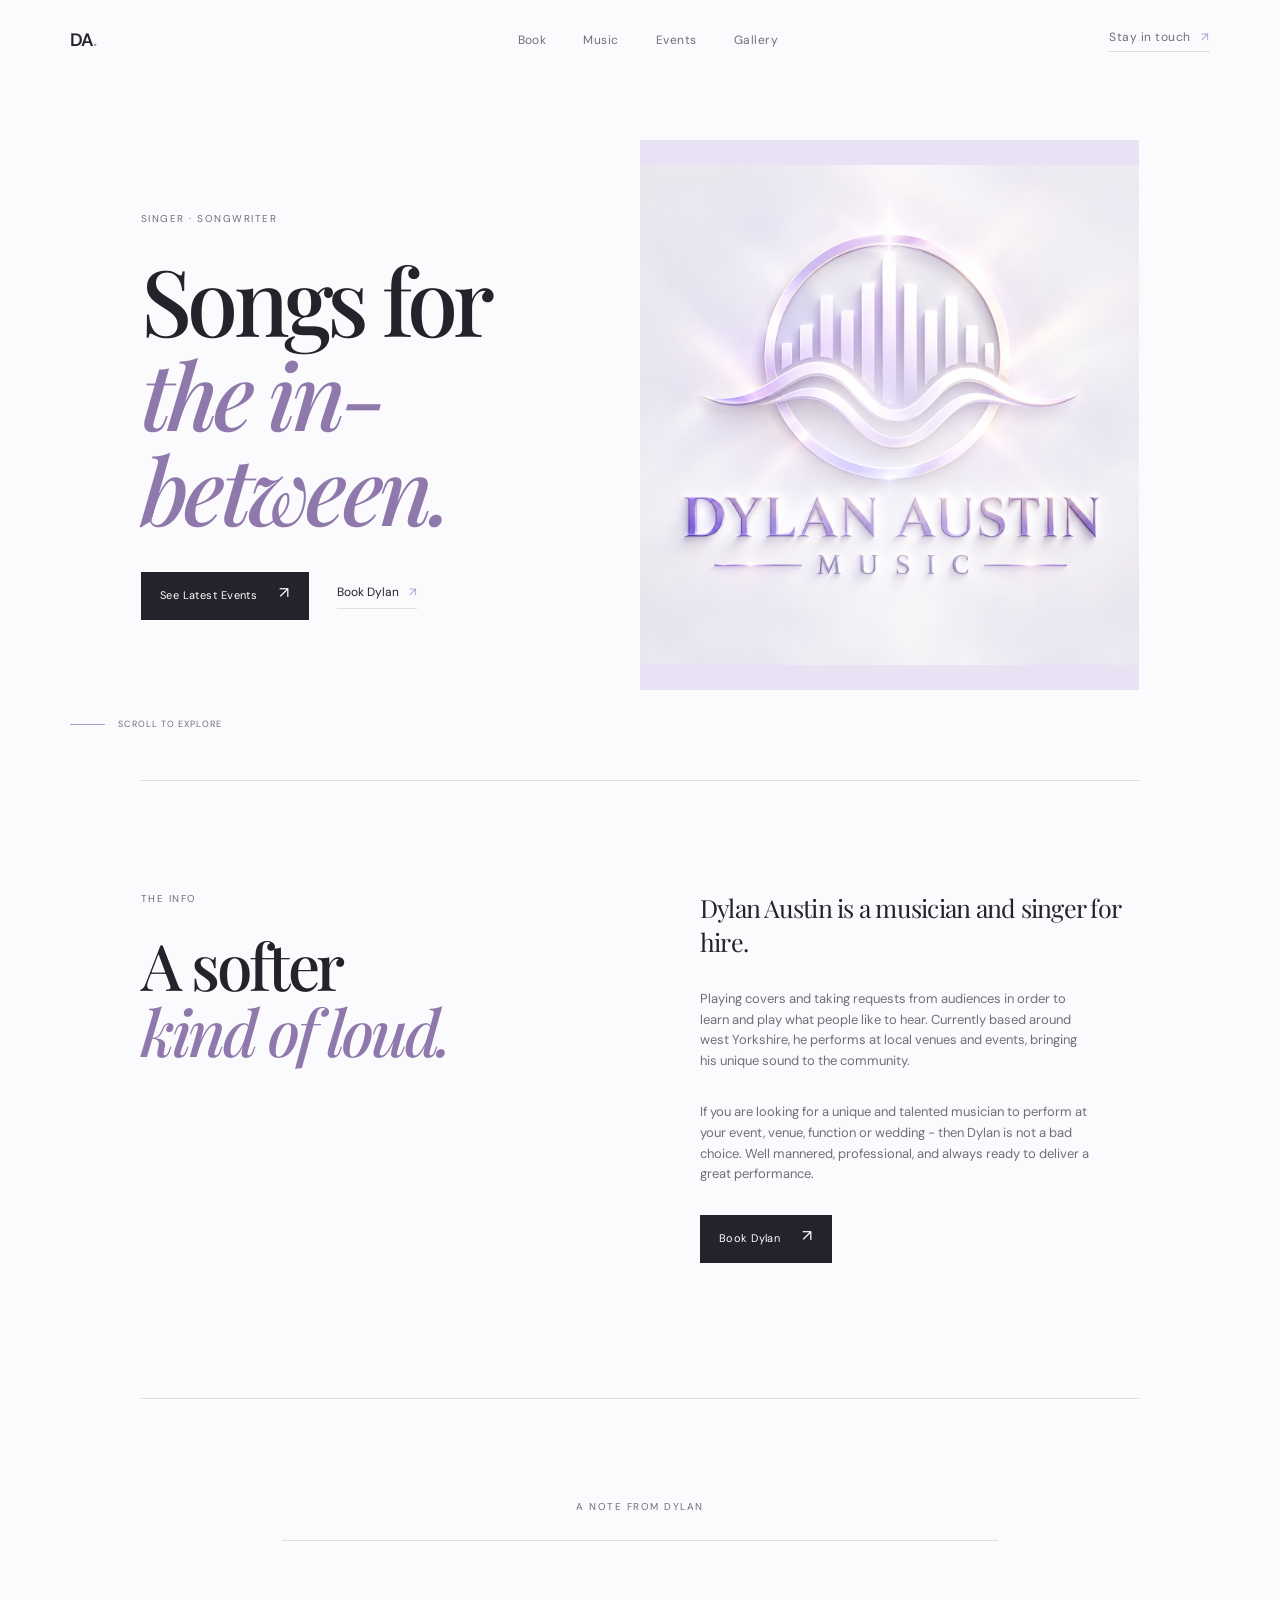
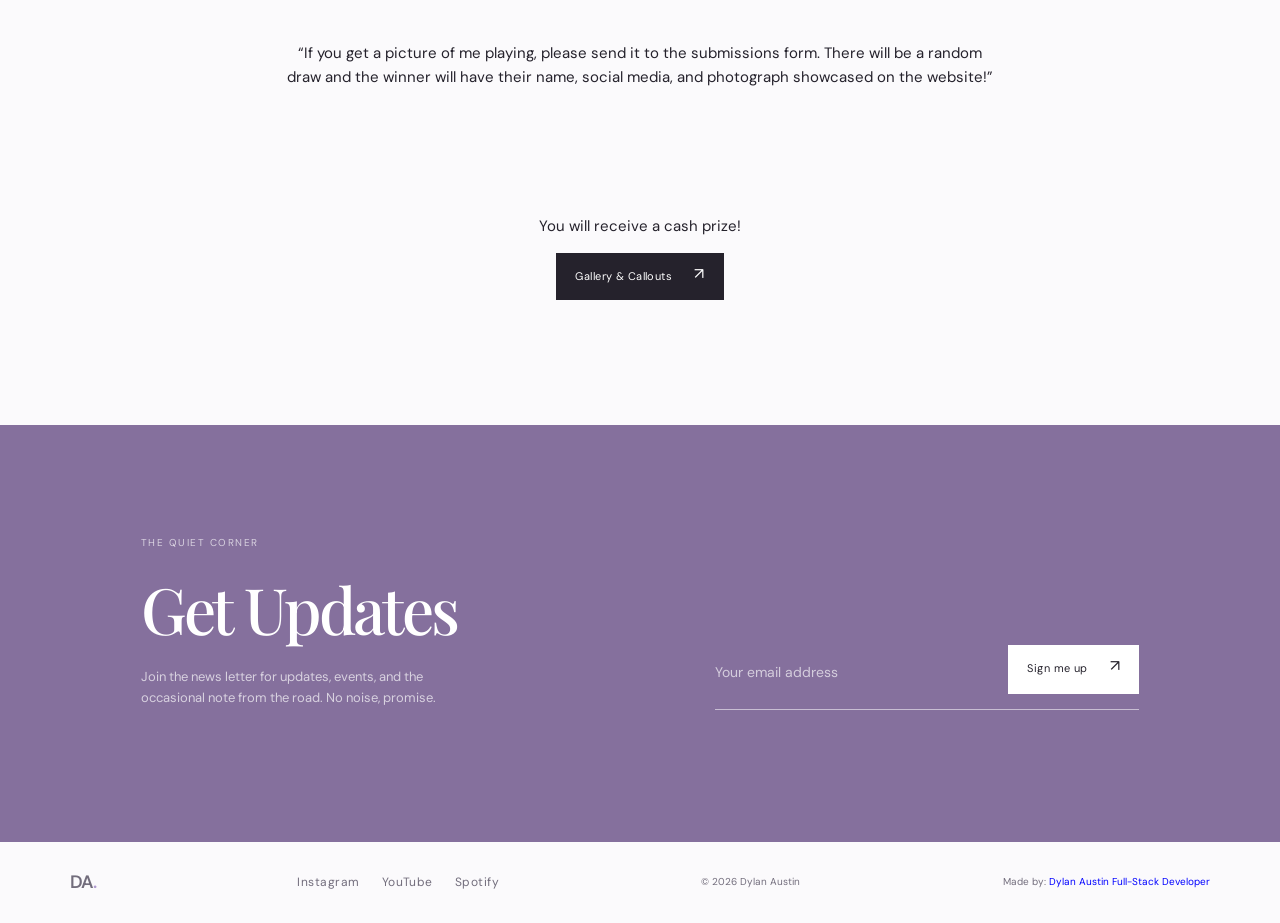
<file: index.html>
<!DOCTYPE html>
<html lang="en">
<head>
    <meta charset="UTF-8">
    <meta name="viewport" content="width=device-width, initial-scale=1.0">
    <meta name="description" content="Dylan Austin — a quiet place for music, live dates, and new releases.">
    <title>Dylan Austin — Musician</title>
    <link rel="preconnect" href="https://fonts.googleapis.com">
    <link rel="preconnect" href="https://fonts.gstatic.com" crossorigin>
    <link href="https://fonts.googleapis.com/css2?family=DM+Sans:wght@400;500;600&family=Playfair+Display:ital,wght@0,500;0,600;1,500&display=swap" rel="stylesheet">
    <link rel="stylesheet" href="assets/css/styles.css">
</head>
<body>
    <header class="site-header">
        <a class="wordmark" href="#" aria-label="Dylan Austin home">DA<span class="wordmark-dot">.</span></a>
        <nav class="main-nav" aria-label="Main navigation">
            <a href="pages/book.html">Book</a>
            <a href="pages/music.html">Music</a>
            <a href="pages/events.html">Events</a>
            <a href="pages/gallery.html">Gallery</a>
        </nav>
        <a class="header-link" href="#contact">Stay in touch <span aria-hidden="true">↗</span></a>
        <button class="menu-toggle" type="button" aria-label="Open menu" aria-expanded="false">
            <span></span><span></span>
        </button>
    </header>

    <main>
        <section class="hero" aria-labelledby="hero-title">
            <div class="hero-content">
                <p class="eyebrow">Singer · songwriter</p>
                <h1 id="hero-title">Songs for<br><em>the in-between.</em></h1>
                <div class="hero-actions">
                    <a class="button button-dark" href="pages/events.html">See Latest Events <span aria-hidden="true">↗</span></a>
                    <a class="text-link" href="pages/book.html">Book Dylan <span aria-hidden="true">↗</span></a>
                </div>
            </div>
            <div class="hero-art" aria-label="Abstract lavender artwork">
                <img src="assets/images/Dylan Austin Celestial Music Emblem.png" alt="Dylan Austin Celestial Music Emblem">
            </div>
            <div class="scroll-note"><span class="scroll-line"></span> Scroll to explore</div>
        </section>

        <section class="story section-grid" id="story">
            <div class="section-heading">
                <p class="section-label">The Info</p>
                <h2>A softer<br><em>kind of loud.</em></h2>
            </div>
            <div class="story-copy">
                <p class="large-copy">Dylan Austin is a musician and singer for hire.</p>
                <p>Playing covers and taking requests from audiences in order to learn and play what people like to hear. Currently based around west Yorkshire, he performs at local venues and events, bringing his unique sound to the community.</p>
                <p>If you are looking for a unique and talented musician to perform at your event, venue, function or wedding - then Dylan is not a bad choice. Well mannered, professional, and always ready to deliver a great performance.</p>
                <a class="button button-dark" href="pages/book.html">Book Dylan <span aria-hidden="true">↗</span></a>
            </div>
        </section>

        <section class="statement" aria-label="Introduction">
            <div style="display: flex; justify-content: center; align-items: center; flex-direction: column; text-align: center;">
            <p class="section-label">A note from Dylan</p>
            <p class="statement">“If you get a picture of me playing, please send it to the submissions form. There will be a random draw and the winner will have their name, social media, and photograph showcased on the website!”</p>
            <p>You will receive a cash prize!</p>
            <a class="button button-dark" href="pages/gallery.html">Gallery & Callouts <span aria-hidden="true">↗</span></a>
            </div>
        </section>

        <section class="contact" id="contact">
            <div class="contact-copy">
                <p class="section-label">The quiet corner</p>
                <h2>Get Updates</h2>
                <p>Join the news letter for updates, events, and the occasional note from the road. No noise, promise.</p>
            </div>
            <form class="signup-form">
                <label class="sr-only" for="email">Email address</label>
                <input id="email" type="email" placeholder="Your email address" required>
                <button class="button button-light" type="submit">Sign me up <span aria-hidden="true">↗</span></button>
                <p class="form-message" role="status" aria-live="polite"></p>
            </form>
        </section>
    </main>

    <footer class="site-footer">
        <a class="wordmark" href="#">DA<span class="wordmark-dot">.</span></a>
        <div class="social-links"><a href="#contact">Instagram</a><a href="#contact">YouTube</a><a href="#contact">Spotify</a></div>
        <p class="copyright">© <span id="year"></span> Dylan Austin</p>
        <p>Made by: <a style="color: blue;" href="https://www.dylanaustinfullstack.co.uk/">Dylan Austin Full-Stack Developer</a></p>
    </footer>

    <script src="assets/js/events.js"></script>
    <script src="assets/js/main.js"></script>
</body>
</html>
</file>
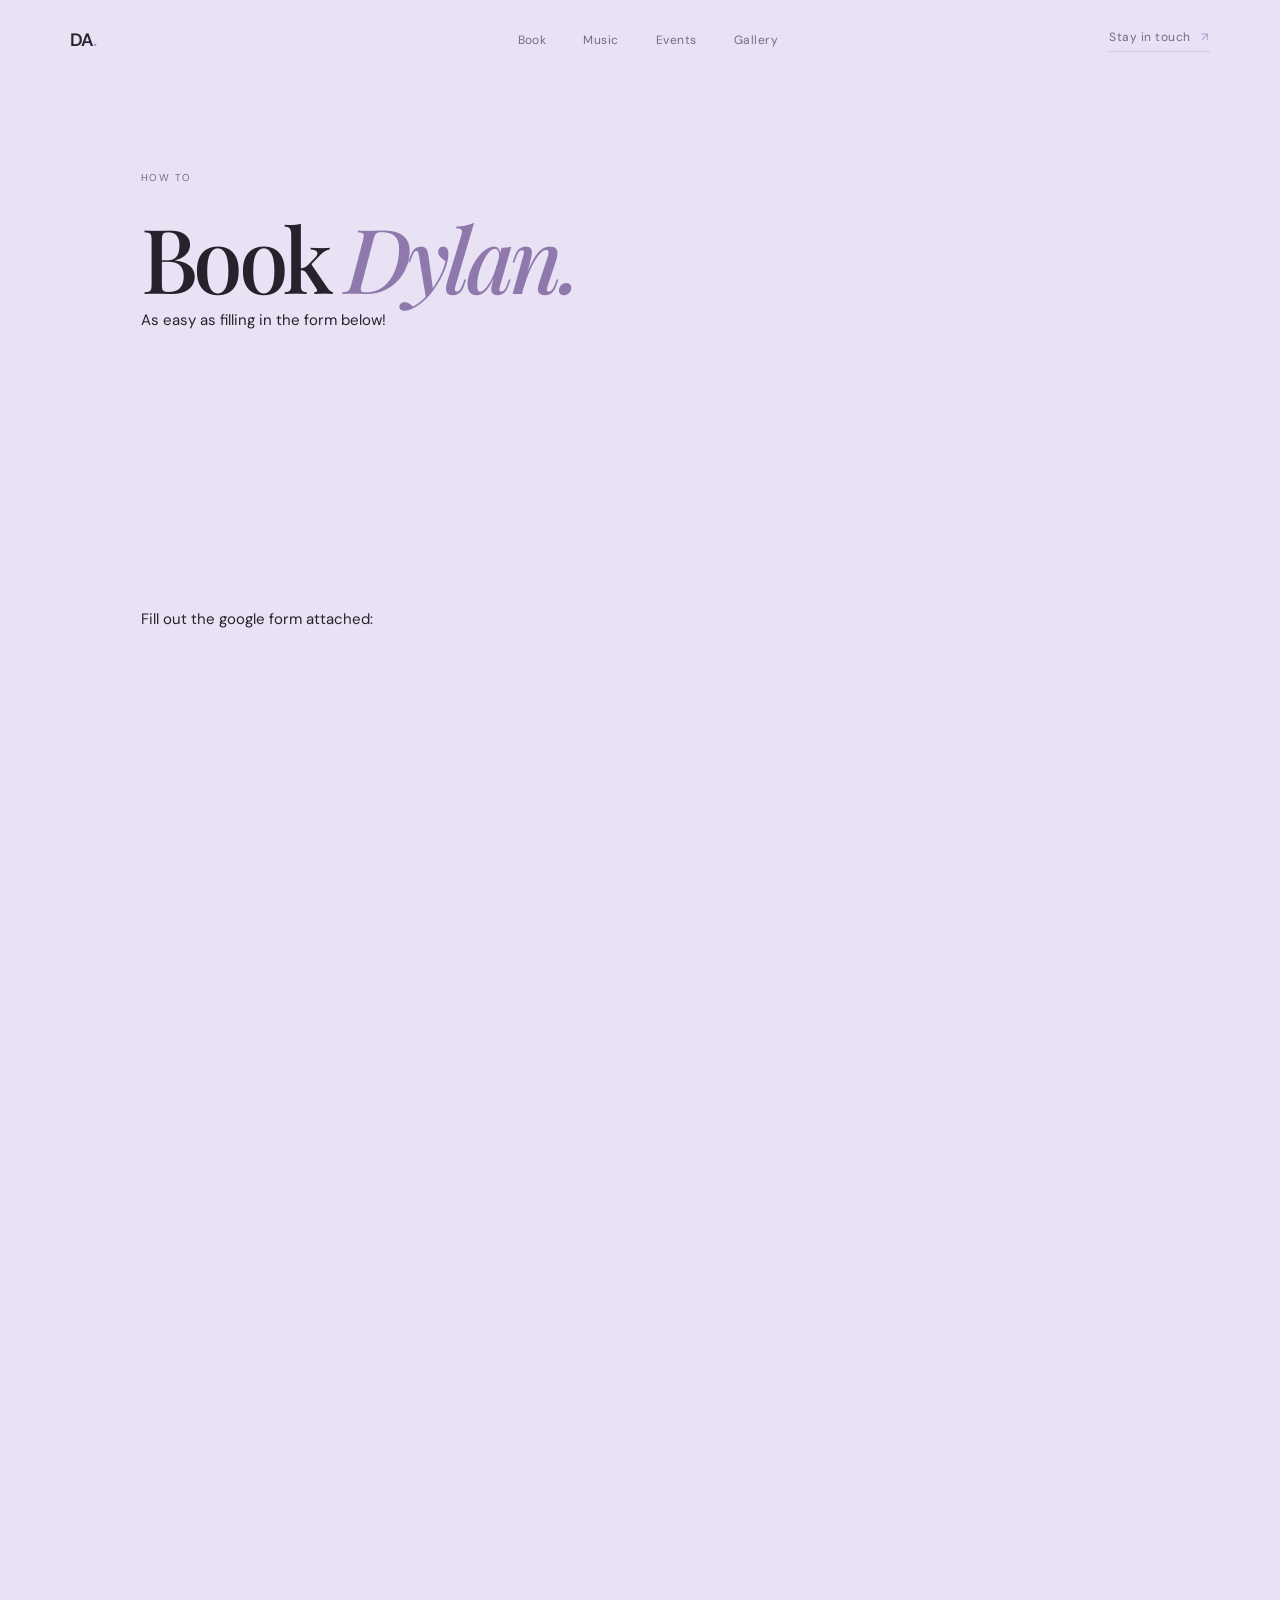
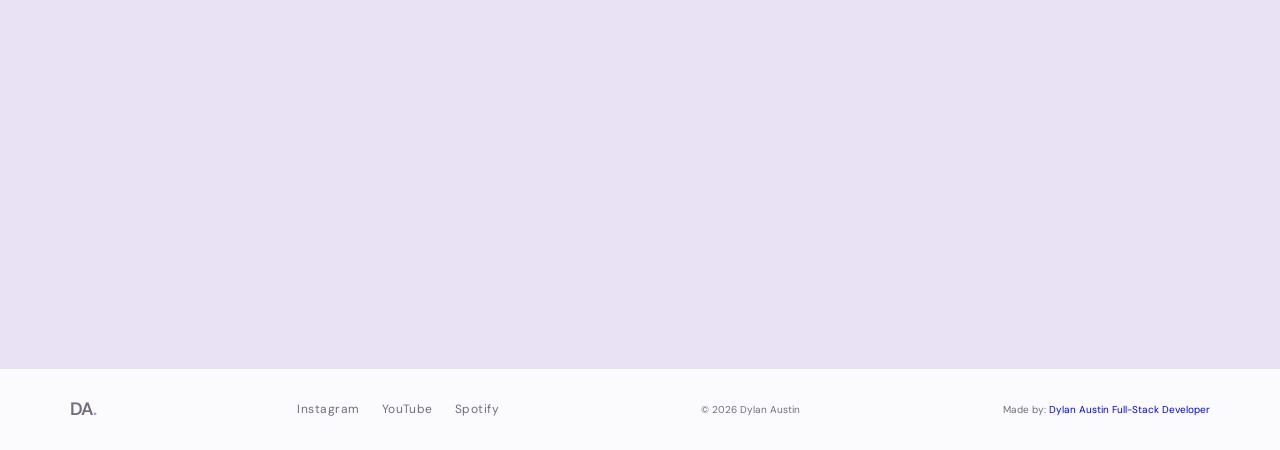
<file: pages/book.html>
<!DOCTYPE html>
<html lang="en">
<head>
    <meta charset="UTF-8">
    <meta name="viewport" content="width=device-width, initial-scale=1.0">
    <meta name="description" content="About Dylan Austin.">
    <title>About — Dylan Austin</title>
    <link rel="preconnect" href="https://fonts.googleapis.com">
    <link rel="preconnect" href="https://fonts.gstatic.com" crossorigin>
    <link href="https://fonts.googleapis.com/css2?family=DM+Sans:wght@400;500;600&family=Playfair+Display:ital,wght@0,500;0,600;1,500&display=swap" rel="stylesheet">
    <link rel="stylesheet" href="../assets/css/styles.css">
</head>
<body>
    <header class="site-header">
        <a class="wordmark" href="../index.html" aria-label="Dylan Austin home">DA<span class="wordmark-dot">.</span></a>
        <nav class="main-nav" aria-label="Main navigation">
            <a href="book.html">Book</a>
            <a href="music.html">Music</a>
            <a href="events.html">Events</a>
            <a href="gallery.html">Gallery</a>
        </nav>
        <a class="header-link" href="../index.html#contact">Stay in touch <span aria-hidden="true">↗</span></a>
        <button class="menu-toggle" type="button" aria-label="Open menu" aria-expanded="false"><span></span><span></span></button>
    </header>
    <main>
        <section class="page-header" aria-labelledby="about-title">
            <div class="page-header-inner">
                <p class="eyebrow">How to</p>
                <h1 id="about-title">Book <em>Dylan.</em></h1>
            </div>
            <div>
                <p style="margin-top: 5px;">As easy as filling in the form below!</p>
            </div>
        </section>
        <section id="submission" class="page-header" aria-labelledby="gallery-title">
            <p>Fill out the google form attached:</p>
            <div class="form-embed">
                <!-- Embed the google form here -->
                <iframe src="https://docs.google.com/forms/d/e/1FAIpQLSfSBDv6DB7fQ4Rf-h8gDMDS_9zHfop3DV-8fHJxnviRWM2Etw/viewform?embedded=true" width="640" height="1232" frameborder="0" marginheight="0" marginwidth="0">Loading…</iframe>
            </div>
        </section>
    </main>
    <footer class="site-footer">
        <a class="wordmark" href="../index.html">DA<span class="wordmark-dot">.</span></a>
        <div class="social-links"><a href="../index.html#contact">Instagram</a><a href="../index.html#contact">YouTube</a><a href="../index.html#contact">Spotify</a></div>
        <p class="copyright">© <span id="year"></span> Dylan Austin</p>
        <p>Made by: <a style="color: blue;" href="https://www.dylanaustinfullstack.co.uk/">Dylan Austin Full-Stack Developer</a></p>
    </footer>
    <script src="../assets/js/main.js"></script>
</body>
</html>
</file>
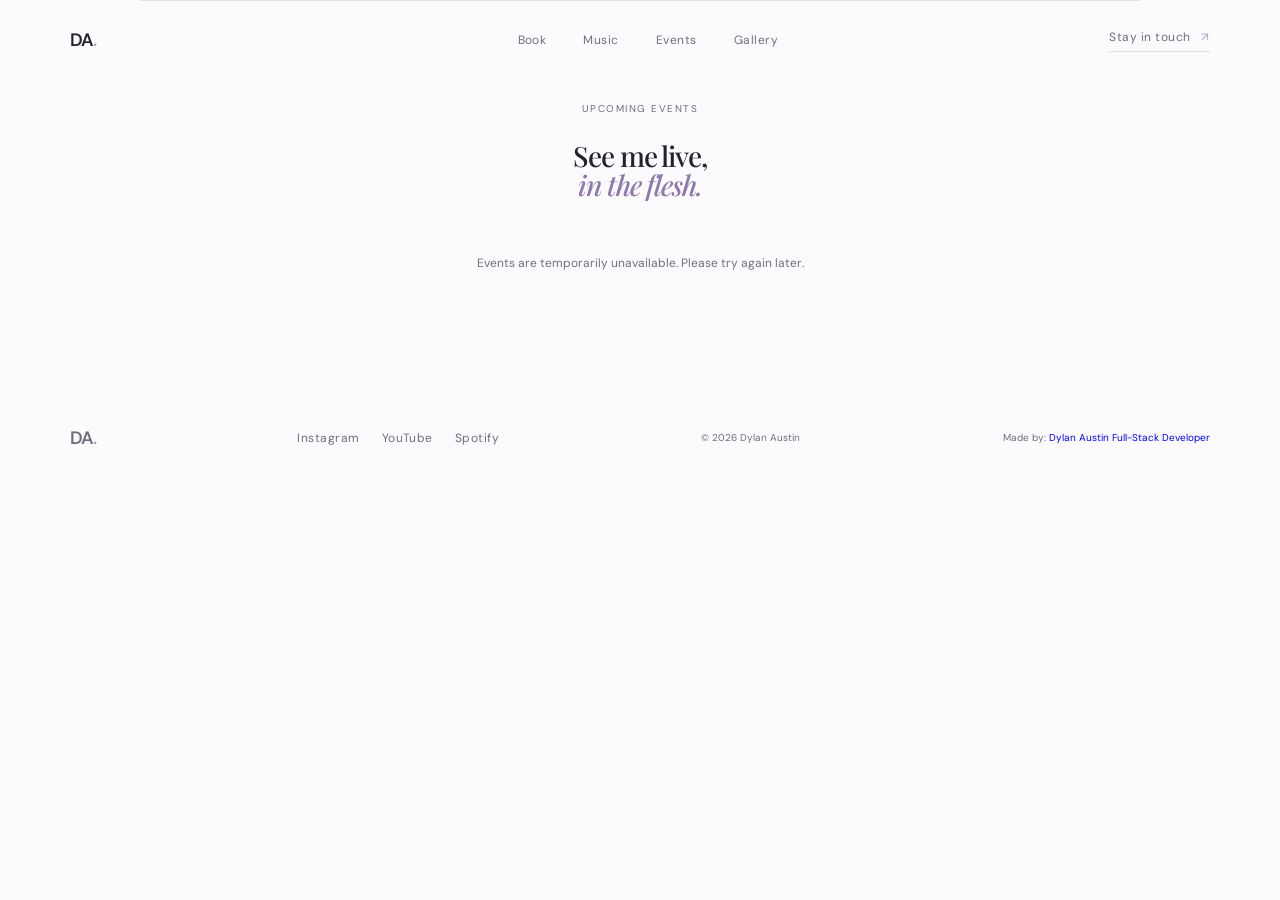
<file: pages/events.html>
<!DOCTYPE html>
<html lang="en">
<head>
    <meta charset="UTF-8">
    <meta name="viewport" content="width=device-width, initial-scale=1.0">
    <meta name="description" content="About Dylan Austin.">
    <title>About — Dylan Austin</title>
    <link rel="preconnect" href="https://fonts.googleapis.com">
    <link rel="preconnect" href="https://fonts.gstatic.com" crossorigin>
    <link href="https://fonts.googleapis.com/css2?family=DM+Sans:wght@400;500;600&family=Playfair+Display:ital,wght@0,500;0,600;1,500&display=swap" rel="stylesheet">
    <link rel="stylesheet" href="../assets/css/styles.css">
</head>
<body>
    <header class="site-header">
        <a class="wordmark" href="../index.html" aria-label="Dylan Austin home">DA<span class="wordmark-dot">.</span></a>
        <nav class="main-nav" aria-label="Main navigation">
            <a href="book.html">Book</a>
            <a href="music.html">Music</a>
            <a href="events.html">Events</a>
            <a href="gallery.html">Gallery</a>
        </nav>
        <a class="header-link" href="../index.html#contact">Stay in touch <span aria-hidden="true">↗</span></a>
        <button class="menu-toggle" type="button" aria-label="Open menu" aria-expanded="false"><span></span><span></span></button>
    </header>
    <main>
        <section class="events" id="events" aria-labelledby="events-title">
            <div class="section-topline">
                <div>
                    <p class="section-label">Upcoming events</p>
                    <h2 id="events-title">See me live,<br><em>in the flesh.</em></h2>
                </div>
            </div>
            <div id="events-container" class="events-grid">
                <div class="events-loading" role="status" aria-live="polite">
                    <span class="loading-spinner" aria-hidden="true"></span>
                    <span>Loading events...</span>
                </div>
            </div>
        </section>
    </main>
    <footer class="site-footer">
        <a class="wordmark" href="../index.html">DA<span class="wordmark-dot">.</span></a>
        <div class="social-links"><a href="../index.html#contact">Instagram</a><a href="../index.html#contact">YouTube</a><a href="../index.html#contact">Spotify</a></div>
        <p class="copyright">© <span id="year"></span> Dylan Austin</p>
        <p>Made by: <a style="color: blue;" href="https://www.dylanaustinfullstack.co.uk/">Dylan Austin Full-Stack Developer</a></p>
    </footer>

    <script src="../assets/js/events.js"></script>
    <script src="../assets/js/main.js"></script>
</body>
</html>
</file>
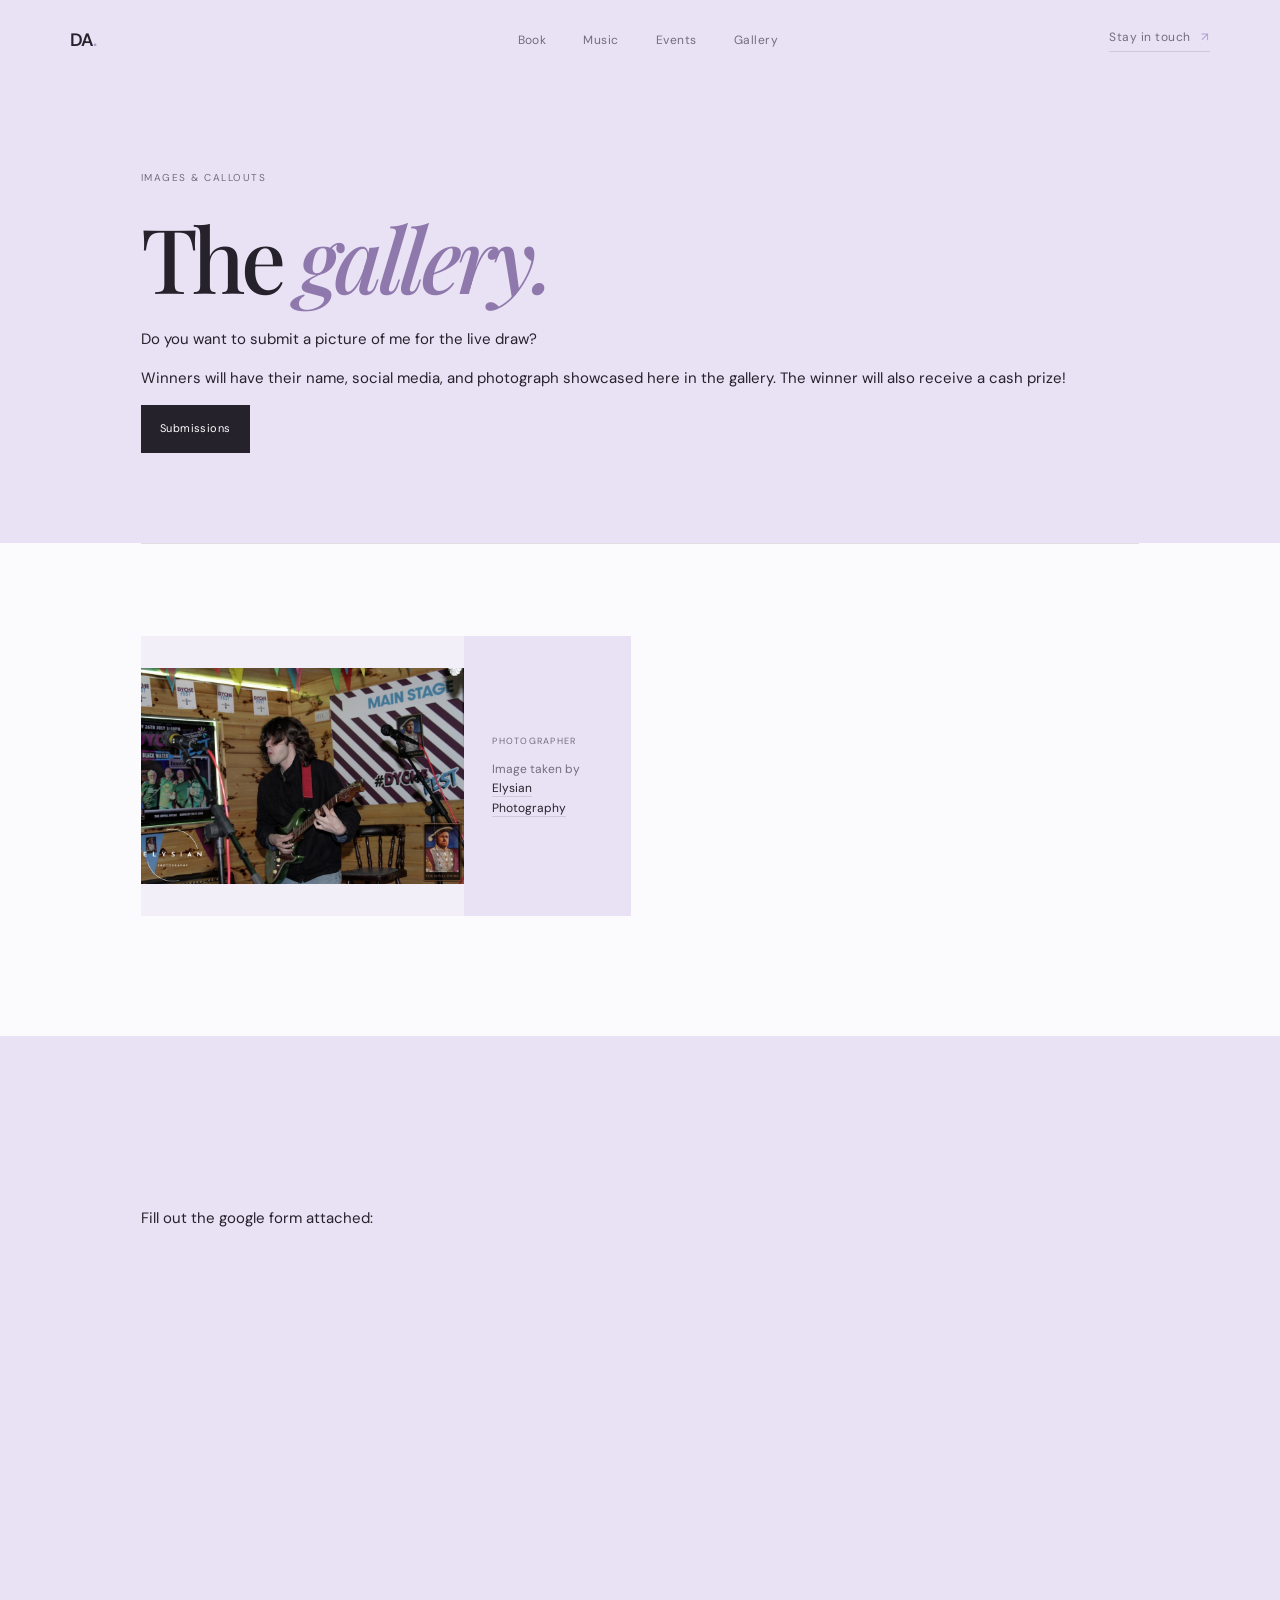
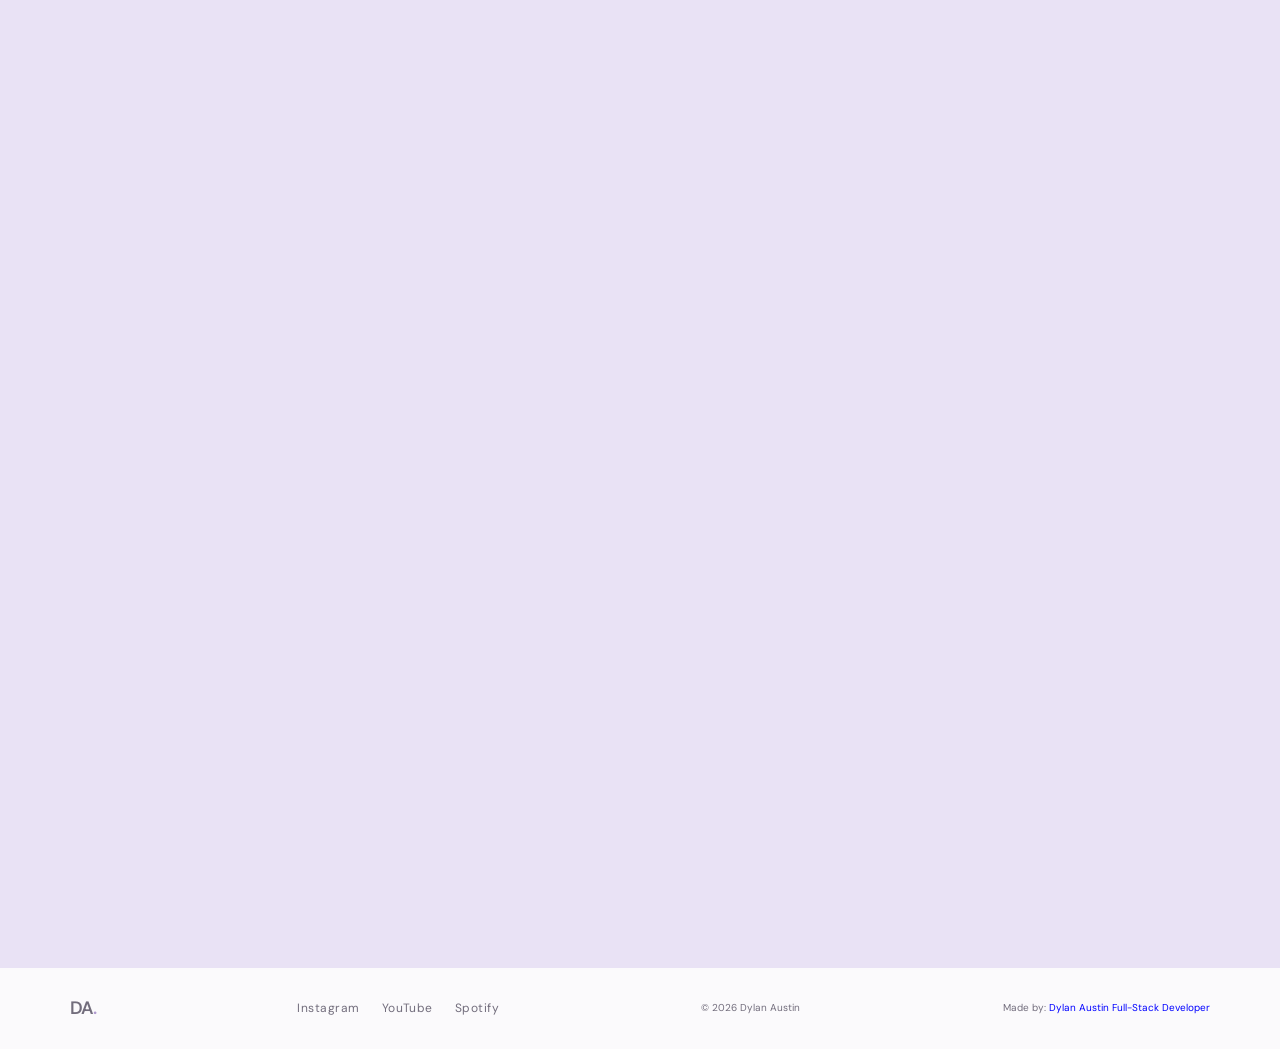
<file: pages/gallery.html>
<!DOCTYPE html>
<html lang="en">
<head>
    <meta charset="UTF-8">
    <meta name="viewport" content="width=device-width, initial-scale=1.0">
    <meta name="description" content="Dylan Austin gallery.">
    <title>Gallery — Dylan Austin</title>
    <link rel="preconnect" href="https://fonts.googleapis.com">
    <link rel="preconnect" href="https://fonts.gstatic.com" crossorigin>
    <link href="https://fonts.googleapis.com/css2?family=DM+Sans:wght@400;500;600&family=Playfair+Display:ital,wght@0,500;0,600;1,500&display=swap" rel="stylesheet">
    <link rel="stylesheet" href="../assets/css/styles.css">
</head>
<body>
    <header class="site-header">
        <a class="wordmark" href="../index.html" aria-label="Dylan Austin home">DA<span class="wordmark-dot">.</span></a>
        <nav class="main-nav" aria-label="Main navigation">
            <a href="book.html">Book</a>
            <a href="music.html">Music</a>
            <a href="events.html">Events</a>
            <a href="gallery.html">Gallery</a>
        </nav>
        <a class="header-link" href="../index.html#contact">Stay in touch <span aria-hidden="true">↗</span></a>
        <button class="menu-toggle" type="button" aria-label="Open menu" aria-expanded="false"><span></span><span></span></button>
    </header>
    <main>
        <section class="page-header" aria-labelledby="gallery-title">
            <div class="page-header-inner">
                <p class="eyebrow">Images & callouts</p>
                <h1 id="gallery-title">The <em>gallery.</em></h1>
            </div>
            <br>
            <div>
                <p>Do you want to submit a picture of me for the live draw?</p>
                <p>Winners will have their name, social media, and photograph 
                    showcased here in the gallery. The winner will also receive a cash prize!
                </p>
                <a href="#submission" class="button button-dark">Submissions</a>
            </div>
        </section>
        <section class="page-main">
            <div class="page-section">
                <div class="gallery-grid" aria-label="Gallery images">
                    <!-- Duplicate a gallery-item and add an image here for each new photo. -->
                    <figure class="gallery-item">
                        <img src="../assets/images/DylanPlaying.jpg" alt="Dylan Austin playing music">
                        <figcaption class="gallery-credit">
                            <span class="gallery-credit-label">Photographer</span>
                            <p>Image taken by <a href="https://www.instagram.com/photography.elysian/" target="_blank" rel="noopener noreferrer">Elysian Photography</a></p>
                        </figcaption>
                    </figure>
                    <figure class="gallery-item"></figure>
                    <figure class="gallery-item"></figure>
                    <figure class="gallery-item"></figure>
                    <figure class="gallery-item"></figure>
                    <figure class="gallery-item"></figure>
                </div>
            </div>
        </section>

        <section id="submission" class="page-header" aria-labelledby="gallery-title">
            <p>Fill out the google form attached:</p>
            <div class="form-embed">
                <!-- Embed the google form here -->
                <iframe src="https://docs.google.com/forms/d/e/1FAIpQLSd_DL1dVGklVdi9A9QdEhlovG-qdU2IHeQwzQmXz9cRoholCg/viewform?embedded=true" width="640" height="1232" frameborder="0" marginheight="0" marginwidth="0">Loading…</iframe>
            </div>
        </section>
    </main>
    <footer class="site-footer">
        <a class="wordmark" href="../index.html">DA<span class="wordmark-dot">.</span></a>
        <div class="social-links"><a href="../index.html#contact">Instagram</a><a href="../index.html#contact">YouTube</a><a href="../index.html#contact">Spotify</a></div>
        <p class="copyright">© <span id="year"></span> Dylan Austin</p>
        <p>Made by: <a style="color: blue;" href="https://www.dylanaustinfullstack.co.uk/">Dylan Austin Full-Stack Developer</a></p>
    </footer>
    <script src="../assets/js/main.js"></script>
</body>
</html>
</file>
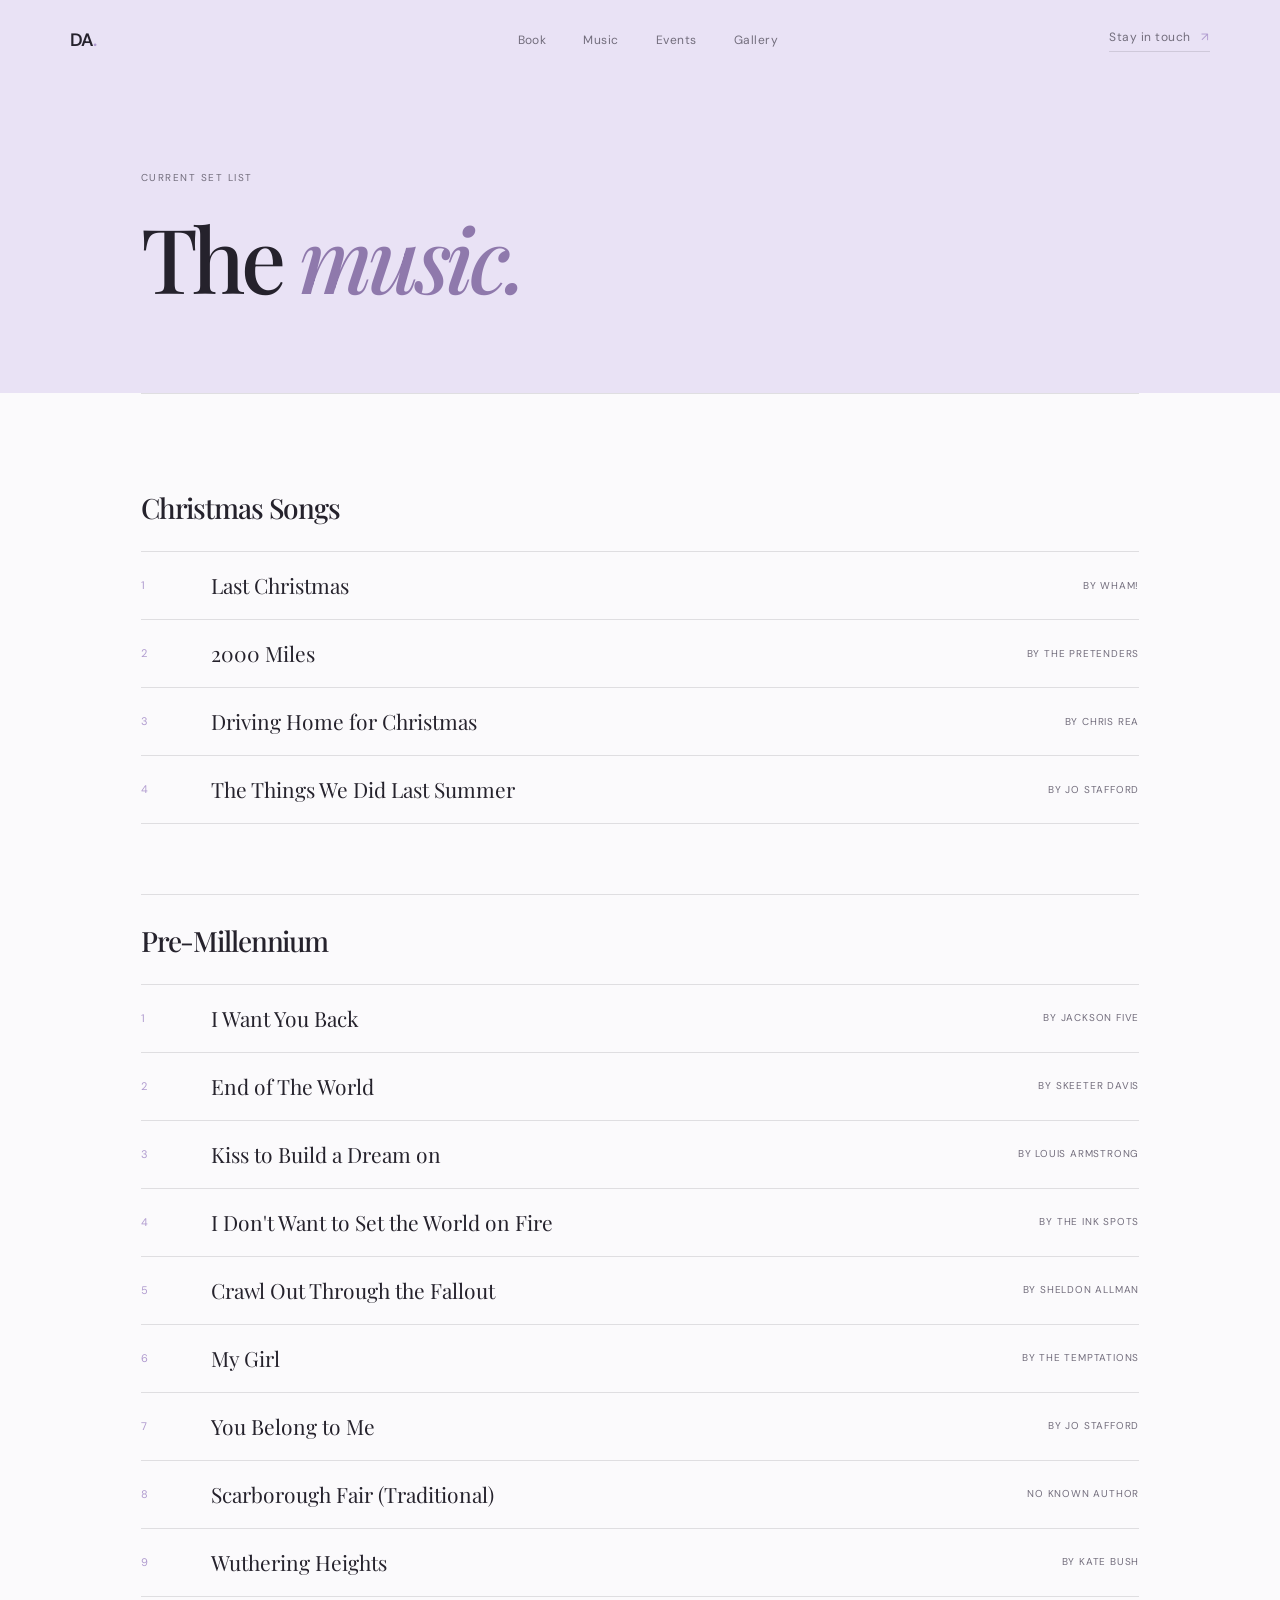
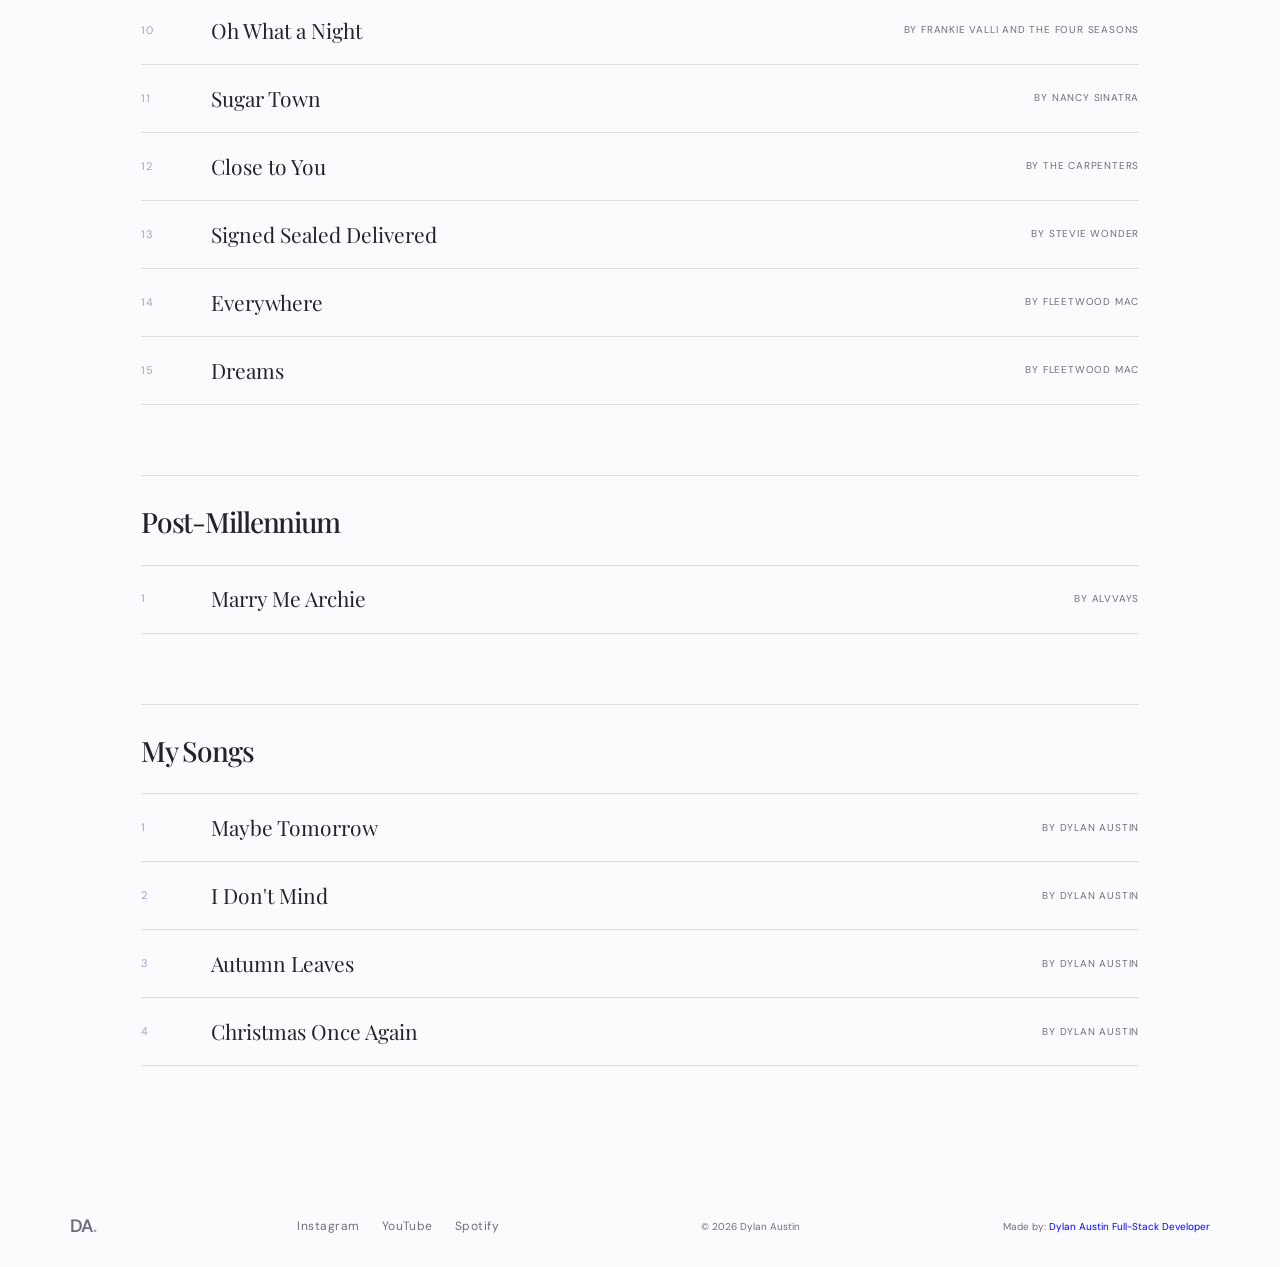
<file: pages/music.html>
<!DOCTYPE html>
<html lang="en">
<head>
    <meta charset="UTF-8">
    <meta name="viewport" content="width=device-width, initial-scale=1.0">
    <meta name="description" content="Dylan Austin music and setlists.">
    <title>Music — Dylan Austin</title>
    <link rel="preconnect" href="https://fonts.googleapis.com">
    <link rel="preconnect" href="https://fonts.gstatic.com" crossorigin>
    <link href="https://fonts.googleapis.com/css2?family=DM+Sans:wght@400;500;600&family=Playfair+Display:ital,wght@0,500;0,600;1,500&display=swap" rel="stylesheet">
    <link rel="stylesheet" href="../assets/css/styles.css">
</head>
<body>
    <header class="site-header">
        <a class="wordmark" href="../index.html" aria-label="Dylan Austin home">DA<span class="wordmark-dot">.</span></a>
        <nav class="main-nav" aria-label="Main navigation">
            <a href="book.html">Book</a>
            <a href="music.html">Music</a>
            <a href="events.html">Events</a>
            <a href="gallery.html">Gallery</a>
        </nav>
        <a class="header-link" href="../index.html#contact">Stay in touch <span aria-hidden="true">↗</span></a>
        <button class="menu-toggle" type="button" aria-label="Open menu" aria-expanded="false"><span></span><span></span></button>
    </header>
    <main>
        <section class="page-header" aria-labelledby="music-title">
            <div class="page-header-inner">
                <p class="eyebrow">Current Set List</p>
                <h1 id="music-title">The <em>music.</em></h1>
            </div>
        </section>
        <section class="page-main">
            <div class="page-section">
                <div class="setlist-sections">
                    <!-- Duplicate a setlist-section for each show, era, or playlist. -->
                    <section class="setlist-section" aria-label="Setlist">
                        <h3>Christmas Songs</h3>
                        <div class="setlist">
                            <!-- Duplicate a setlist-item and fill in the song details. -->
                            <div class="setlist-item">
                                <span class="setlist-number">1</span>
                                <span class="setlist-title">Last Christmas</span>
                                <span class="setlist-meta">By Wham!</span>
                            </div>
                            <div class="setlist-item">
                                <span class="setlist-number">2</span>
                                <span class="setlist-title">2000 Miles</span>
                                <span class="setlist-meta">By The Pretenders</span>
                            </div>
                            <div class="setlist-item">
                                <span class="setlist-number">3</span>
                                <span class="setlist-title">Driving Home for Christmas</span>
                                <span class="setlist-meta">By Chris Rea</span>
                            </div>
                            <div class="setlist-item">
                                <span class="setlist-number">4</span>
                                <span class="setlist-title">The Things We Did Last Summer</span>
                                <span class="setlist-meta">By Jo Stafford</span>
                            </div>
                        </div>
                    </section>

                    <section class="setlist-section" aria-label="Setlist">
                        <h3>Pre-Millennium</h3>
                        <div class="setlist">
                            <!-- Duplicate a setlist-item and fill in the song details. -->
                            <div class="setlist-item">
                                <span class="setlist-number">1</span>
                                <span class="setlist-title">I Want You Back</span>
                                <span class="setlist-meta">By Jackson Five</span>
                            </div>
                            <div class="setlist-item">
                                <span class="setlist-number">2</span>
                                <span class="setlist-title">End of The World</span>
                                <span class="setlist-meta">By Skeeter Davis</span>
                            </div>
                            <div class="setlist-item">
                                <span class="setlist-number">3</span>
                                <span class="setlist-title">Kiss to Build a Dream on</span>
                                <span class="setlist-meta">By Louis Armstrong</span>
                            </div>
                            <div class="setlist-item">
                                <span class="setlist-number">4</span>
                                <span class="setlist-title">I Don't Want to Set the World on Fire</span>
                                <span class="setlist-meta">By The Ink Spots</span>
                            </div>
                            <div class="setlist-item">
                                <span class="setlist-number">5</span>
                                <span class="setlist-title">Crawl Out Through the Fallout</span>
                                <span class="setlist-meta">By Sheldon Allman</span>
                            </div>
                            <div class="setlist-item">
                                <span class="setlist-number">6</span>
                                <span class="setlist-title">My Girl</span>
                                <span class="setlist-meta">By The Temptations</span>
                            </div>
                            <div class="setlist-item">
                                <span class="setlist-number">7</span>
                                <span class="setlist-title">You Belong to Me</span>
                                <span class="setlist-meta">By Jo Stafford</span>
                            </div>
                            <div class="setlist-item">
                                <span class="setlist-number">8</span>
                                <span class="setlist-title">Scarborough Fair (Traditional)</span>
                                <span class="setlist-meta">No Known Author</span>
                            </div>
                            <!-- Duplicate a setlist-item and fill in the song details. -->
                            <div class="setlist-item">
                                <span class="setlist-number">9</span>
                                <span class="setlist-title">Wuthering Heights</span>
                                <span class="setlist-meta">By Kate Bush</span>
                            </div>
                            <div class="setlist-item">
                                <span class="setlist-number">10</span>
                                <span class="setlist-title">Oh What a Night</span>
                                <span class="setlist-meta">By Frankie Valli and The Four Seasons</span>
                            </div>
                            <div class="setlist-item">
                                <span class="setlist-number">11</span>
                                <span class="setlist-title">Sugar Town</span>
                                <span class="setlist-meta">By Nancy Sinatra</span>
                            </div>
                            <div class="setlist-item">
                                <span class="setlist-number">12</span>
                                <span class="setlist-title">Close to You</span>
                                <span class="setlist-meta">By The Carpenters</span>
                            </div>
                            <div class="setlist-item">
                                <span class="setlist-number">13</span>
                                <span class="setlist-title">Signed Sealed Delivered</span>
                                <span class="setlist-meta">By Stevie Wonder</span>
                            </div>
                            <div class="setlist-item">
                                <span class="setlist-number">14</span>
                                <span class="setlist-title">Everywhere</span>
                                <span class="setlist-meta">By Fleetwood Mac</span>
                            </div>
                            <div class="setlist-item">
                                <span class="setlist-number">15</span>
                                <span class="setlist-title">Dreams</span>
                                <span class="setlist-meta">By Fleetwood Mac</span>
                            </div>
                        </div>
                    </section>

                    <section class="setlist-section" aria-label="Setlist">
                        <h3>Post-Millennium</h3>
                        <div class="setlist">
                            <!-- Duplicate a setlist-item and fill in the song details. -->
                            <div class="setlist-item">
                                <span class="setlist-number">1</span>
                                <span class="setlist-title">Marry Me Archie</span>
                                <span class="setlist-meta">By Alvvays</span>
                            </div>
                        </div>
                    </section>

                    <section class="setlist-section" aria-label="Setlist">
                        <h3>My Songs</h3>
                        <div class="setlist">
                            <!-- Duplicate a setlist-item and fill in the song details. -->
                            <div class="setlist-item">
                                <span class="setlist-number">1</span>
                                <span class="setlist-title">Maybe Tomorrow</span>
                                <span class="setlist-meta">By Dylan Austin</span>
                            </div>
                            <div class="setlist-item">
                                <span class="setlist-number">2</span>
                                <span class="setlist-title">I Don't Mind</span>
                                <span class="setlist-meta">By Dylan Austin</span>
                            </div>
                            <div class="setlist-item">
                                <span class="setlist-number">3</span>
                                <span class="setlist-title">Autumn Leaves</span>
                                <span class="setlist-meta">By Dylan Austin</span>
                            </div>
                            <div class="setlist-item">
                                <span class="setlist-number">4</span>
                                <span class="setlist-title">Christmas Once Again</span>
                                <span class="setlist-meta">By Dylan Austin</span>
                            </div>
                        </div>
                    </section>
                </div>
            </div>
        </section>
    </main>
    <footer class="site-footer">
        <a class="wordmark" href="../index.html">DA<span class="wordmark-dot">.</span></a>
        <div class="social-links"><a href="../index.html#contact">Instagram</a><a href="../index.html#contact">YouTube</a><a href="../index.html#contact">Spotify</a></div>
        <p class="copyright">© <span id="year"></span> Dylan Austin</p>
        <p>Made by: <a style="color: blue;" href="https://www.dylanaustinfullstack.co.uk/">Dylan Austin Full-Stack Developer</a></p>
    </footer>
    <script src="../assets/js/main.js"></script>
</body>
</html>
</file>
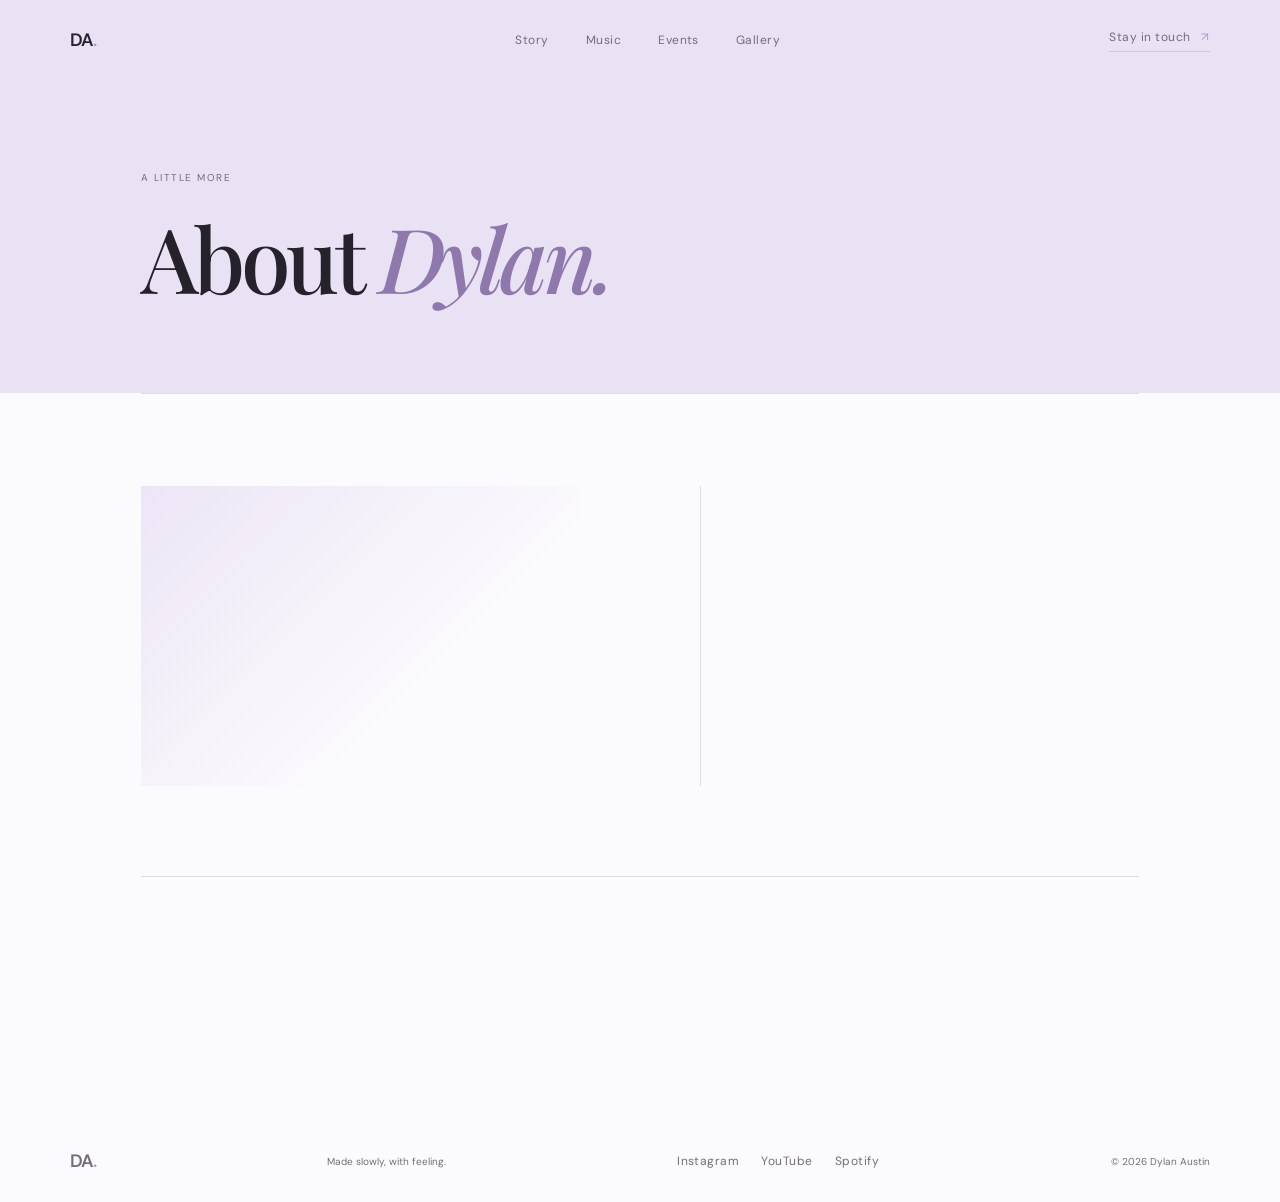
<file: pages/story.html>
<!DOCTYPE html>
<html lang="en">
<head>
    <meta charset="UTF-8">
    <meta name="viewport" content="width=device-width, initial-scale=1.0">
    <meta name="description" content="About Dylan Austin.">
    <title>About — Dylan Austin</title>
    <link rel="preconnect" href="https://fonts.googleapis.com">
    <link rel="preconnect" href="https://fonts.gstatic.com" crossorigin>
    <link href="https://fonts.googleapis.com/css2?family=DM+Sans:wght@400;500;600&family=Playfair+Display:ital,wght@0,500;0,600;1,500&display=swap" rel="stylesheet">
    <link rel="stylesheet" href="../assets/css/styles.css">
</head>
<body>
    <header class="site-header">
        <a class="wordmark" href="../index.html" aria-label="Dylan Austin home">DA<span class="wordmark-dot">.</span></a>
        <nav class="main-nav" aria-label="Main navigation">
            <a href="story.html">Story</a>
            <a href="music.html">Music</a>
            <a href="events.html">Events</a>
            <a href="gallery.html">Gallery</a>
        </nav>
        <a class="header-link" href="../index.html#contact">Stay in touch <span aria-hidden="true">↗</span></a>
        <button class="menu-toggle" type="button" aria-label="Open menu" aria-expanded="false"><span></span><span></span></button>
    </header>
    <main>
        <section class="page-header" aria-labelledby="about-title">
            <div class="page-header-inner">
                <p class="eyebrow">A little more</p>
                <h1 id="about-title">About <em>Dylan.</em></h1>
            </div>
        </section>
        <section class="page-main">
            <div class="page-section">
                <div class="about-layout">
                    <div class="about-lead"></div>
                    <div class="about-copy"></div>
                </div>
                <div class="about-details">
                    <div class="about-detail"><span class="about-detail-label"></span></div>
                    <div class="about-detail"><span class="about-detail-label"></span></div>
                    <div class="about-detail"><span class="about-detail-label"></span></div>
                </div>
            </div>
        </section>
    </main>
    <footer class="site-footer">
        <a class="wordmark" href="../index.html">DA<span class="wordmark-dot">.</span></a>
        <p>Made slowly, with feeling.</p>
        <div class="social-links"><a href="../index.html#contact">Instagram</a><a href="../index.html#contact">YouTube</a><a href="../index.html#contact">Spotify</a></div>
        <p class="copyright">© <span id="year"></span> Dylan Austin</p>
    </footer>
    <script src="../assets/js/main.js"></script>
</body>
</html>
</file>
<file: assets/css/styles.css>
:root {
    --ink: #25222c;
    --muted: #726d7c;
    --lavender: #e9e2f5;
    --lavender-dark: #b09bcf;
    --lilac: #c9b8e4;
    --paper: #fbfafc;
    --white: #fff;
    --line: rgba(37, 34, 44, .13);
    --serif: "Playfair Display", Georgia, serif;
    --sans: "DM Sans", Arial, sans-serif;
}

* { box-sizing: border-box; }
html { scroll-behavior: smooth; }
body { margin: 0; background: var(--paper); color: var(--ink); font-family: var(--sans); font-size: 15px; line-height: 1.6; }
a { color: inherit; text-decoration: none; }
button, input { font: inherit; }
.site-header, .site-footer { align-items: center; display: flex; padding: 26px 5.5vw; }
.site-header { justify-content: space-between; position: absolute; top: 0; width: 100%; z-index: 2; }
.wordmark { font-size: 18px; font-weight: 600; letter-spacing: -.08em; }
.wordmark-dot { color: var(--lavender-dark); }
.main-nav { display: flex; gap: 37px; margin-left: 8%; }
.main-nav a, .header-link, .social-links a { color: var(--muted); font-size: 12px; letter-spacing: .04em; }
.main-nav a:hover, .header-link:hover, .social-links a:hover, .text-link:hover { color: var(--ink); }
.header-link { border-bottom: 1px solid var(--line); padding-bottom: 4px; }
.header-link span, .text-link span { color: var(--lavender-dark); margin-left: 7px; }
.menu-toggle { background: none; border: 0; display: none; padding: 8px 0 8px 8px; }
.menu-toggle span { background: var(--ink); display: block; height: 1px; margin: 5px 0; width: 24px; }
.hero { align-items: center; display: flex; min-height: 725px; overflow: hidden; padding: 140px 11vw 90px; position: relative; }
.hero-content { max-width: 510px; position: relative; z-index: 1; }
.eyebrow, .section-label { color: var(--muted); font-size: 10px; letter-spacing: .15em; margin: 0 0 25px; text-transform: uppercase; }
h1, h2, h3, p { margin-top: 0; }
h1, h2 { font-family: var(--serif); font-weight: 500; letter-spacing: -.05em; line-height: 1.03; }
h1 { font-size: clamp(58px, 7.2vw, 106px); margin: 0 0 29px; }
h1 em, h2 em { color: #8f79ac; font-weight: 500; }
.hero-intro { color: var(--muted); font-size: 16px; line-height: 1.8; max-width: 360px; }
.hero-actions { align-items: center; display: flex; gap: 28px; margin-top: 36px; }
.button { border: 1px solid transparent; display: inline-flex; font-size: 11px; letter-spacing: .04em; padding: 14px 18px; transition: transform .2s, background .2s; }
.button:hover { transform: translateY(-2px); }
.button span { font-size: 16px; line-height: 11px; margin-left: 22px; }
.button-dark { background: var(--ink); color: white; }
.button-dark:hover { background: #494153; }
.text-link { border-bottom: 1px solid var(--line); color: var(--ink); display: inline-block; font-size: 12px; padding-bottom: 5px; }
.hero-art { background: var(--lavender); height: min(43vw, 570px); margin-left: auto; overflow: hidden; position: relative; width: min(43vw, 570px); }
.hero-art img { display: block; height: 100%; max-width: 100%; object-fit: contain; width: 100%; }
.hero-art::after { background: radial-gradient(circle, rgba(255,255,255,.72), transparent 60%); content: ""; inset: 0; position: absolute; }
.art-orbit { border: 1px solid rgba(117, 91, 155, .32); border-radius: 50%; height: 80%; left: 10%; position: absolute; top: 10%; transform: rotate(35deg); width: 80%; z-index: 1; }
.orbit-two { border-color: rgba(117, 91, 155, .2); height: 115%; left: -8%; top: -8%; transform: rotate(-42deg); width: 115%; }
.art-glow { background: #fffdf7; border-radius: 50%; box-shadow: 0 0 90px 35px rgba(255,255,255,.8); height: 40%; left: 31%; position: absolute; top: 26%; width: 40%; z-index: 1; }
.art-caption { bottom: 16%; display: flex; font-size: 9px; justify-content: space-between; left: 13%; letter-spacing: .1em; line-height: 1.6; position: absolute; right: 13%; text-transform: uppercase; z-index: 2; }
.art-caption span:first-child { color: var(--muted); }
.art-caption strong { font-weight: 500; letter-spacing: .03em; }
.scroll-note { align-items: center; bottom: 49px; color: var(--muted); display: flex; font-size: 9px; gap: 13px; left: 5.5vw; letter-spacing: .12em; position: absolute; text-transform: uppercase; }
.scroll-line { background: var(--lavender-dark); display: inline-block; height: 1px; width: 35px; }
.statement { border-top: 1px solid var(--line); margin: 0 11vw; padding: 100px 0 125px; }
.statement-copy { font-family: var(--serif); font-size: clamp(29px, 3.3vw, 46px); letter-spacing: -.04em; line-height: 1.22; max-width: 870px; }
.section-grid { display: grid; gap: 12%; grid-template-columns: 1fr 1fr; margin: 0 11vw; padding: 110px 0 135px; }
.section-grid .section-heading h2, .section-topline h2, .contact h2 { font-size: clamp(43px, 5vw, 69px); margin: 0; }
.story { border-top: 1px solid var(--line); }
.story-copy { align-self: end; max-width: 450px; }
.large-copy { font-family: var(--serif); font-size: 25px; letter-spacing: -.03em; line-height: 1.35; }
.story-copy > p:not(.large-copy) { color: var(--muted); font-size: 13px; margin: 30px 0; max-width: 390px; }
.music { background: #f1edf8; padding: 100px 11vw 126px; }
.section-topline { align-items: end; display: flex; justify-content: space-between; margin-bottom: 54px; }
.release-grid { display: grid; gap: 28px; grid-template-columns: repeat(3, 1fr); }
.cover-art { aspect-ratio: 1; overflow: hidden; position: relative; }
.cover-art-main { background: #c9b9e2; }
.cover-art-pale { background: #ddd5e9; }
.cover-art-deep { background: #5c526b; color: white; }
.cover-sun { background: #fcf9e8; border-radius: 50%; box-shadow: 0 0 40px 10px rgba(255,249,211,.8); height: 44%; left: 29%; position: absolute; top: 22%; width: 44%; }
.cover-art::after { border: 1px solid rgba(255,255,255,.46); border-radius: 50%; content: ""; height: 83%; left: 8%; position: absolute; top: 8%; transform: rotate(-25deg); width: 83%; }
.cover-moon { background: #f8f4ef; border-radius: 50%; height: 48%; left: 28%; position: absolute; top: 24%; width: 48%; }
.cover-moon::after { background: #ddd5e9; border-radius: 50%; content: ""; height: 100%; left: 19%; position: absolute; top: -8%; width: 100%; }
.cover-star { color: #eee7fa; font-size: 30px; left: 46%; position: absolute; top: 30%; }
.cover-title { bottom: 15%; font-family: var(--serif); font-size: 27px; left: 12%; letter-spacing: -.06em; line-height: .95; position: absolute; z-index: 1; }
.cover-credit { bottom: 9%; font-size: 7px; letter-spacing: .08em; position: absolute; right: 12%; text-transform: uppercase; z-index: 1; }
.release-meta { border-bottom: 1px solid var(--line); color: var(--muted); display: flex; font-size: 9px; justify-content: space-between; letter-spacing: .1em; margin-top: 17px; padding-bottom: 10px; text-transform: uppercase; }
.release-arrow { color: var(--lavender-dark); font-size: 15px; }
.release-card h3 { font-family: var(--serif); font-size: 22px; font-weight: 500; letter-spacing: -.04em; margin: 13px 0 2px; }
.release-card p { color: var(--muted); font-size: 11px; margin: 0; }
.dates { border-bottom: 1px solid var(--line); }
.date-list { border-top: 1px solid var(--line); }
.date-row { align-items: center; border-bottom: 1px solid var(--line); display: grid; gap: 20px; grid-template-columns: 100px 1fr auto; padding: 22px 0; }
.date-number { font-family: var(--serif); font-size: 27px; letter-spacing: -.05em; }
.date-number small, .date-place small { color: var(--muted); display: block; font-family: var(--sans); font-size: 9px; letter-spacing: .1em; text-transform: uppercase; }
.date-place { font-size: 13px; }
.date-type { color: var(--muted); font-size: 10px; letter-spacing: .04em; }
.date-type b { color: var(--lavender-dark); font-size: 16px; font-weight: 400; margin-left: 15px; }
.date-row:hover .date-place strong { color: #8f79ac; }
.contact { align-items: end; background: #85709d; color: white; display: grid; gap: 15%; grid-template-columns: 1fr 1fr; padding: 110px 11vw 120px; }
.contact .section-label, .contact-copy > p:last-child { color: rgba(255,255,255,.68); }
.contact h2 { margin-bottom: 25px; }
.contact-copy > p:last-child { font-size: 13px; max-width: 320px; }
.signup-form { border-bottom: 1px solid rgba(255,255,255,.55); display: flex; flex-wrap: wrap; margin-bottom: 12px; }
.signup-form input { background: transparent; border: 0; color: white; flex: 1; font-size: 14px; min-width: 150px; outline: none; padding: 16px 0; }
.signup-form input::placeholder { color: rgba(255,255,255,.65); }
.button-light { background: white; color: var(--ink); cursor: pointer; margin-bottom: 5px; }
.form-message { color: rgba(255,255,255,.8); font-size: 11px; margin: 10px 0 0; width: 100%; }
.site-footer { color: var(--muted); font-size: 10px; justify-content: space-between; }
.site-footer p { margin: 0; }
.social-links { display: flex; gap: 22px; }
.sr-only { clip: rect(0, 0, 0, 0); clip-path: inset(50%); height: 1px; overflow: hidden; position: absolute; white-space: nowrap; width: 1px; }
.events { border-top: 1px solid var(--line); margin: 0 11vw; padding: 100px 0 125px; }
.events .section-topline { display: block; margin-bottom: 54px; text-align: center; }
.events-grid { display: grid; gap: 24px; grid-template-columns: repeat(3, minmax(0, 1fr)); }
.events-loading { align-items: center; color: var(--muted); display: flex; font-size: 12px; gap: 12px; grid-column: 1 / -1; justify-content: center; min-height: 120px; }
.loading-spinner { animation: events-spinner .8s linear infinite; border: 2px solid var(--lavender); border-radius: 50%; border-top-color: var(--lavender-dark); height: 18px; width: 18px; }
.events-message { color: var(--muted); font-size: 12px; grid-column: 1 / -1; margin: 0; text-align: center; }
.event { border: 1px solid var(--line); display: flex; flex-direction: column; min-width: 0; padding: 28px; }
.event h3 { font-family: var(--serif); font-size: 25px; font-weight: 500; letter-spacing: -.04em; line-height: 1.15; margin: 0 0 14px; }
.event p { color: var(--muted); font-size: 12px; margin: 0 0 8px; }
.event a { border-bottom: 1px solid var(--line); font-size: 11px; letter-spacing: .04em; margin-top: auto; padding-top: 22px; width: fit-content; }
.event a:hover { color: #8f79ac; }
@keyframes events-spinner { to { transform: rotate(360deg); } }

/* Interior pages */
.page-header { background: var(--lavender); padding: 170px 11vw 90px; }
.page-header-inner { max-width: 760px; }
.page-header h1 { font-size: clamp(54px, 7vw, 96px); margin-bottom: 0; }
.form-embed { align-items: center; display: flex; flex-direction: column; margin: 1rem auto 0; max-width: 800px; text-align: center; width: 100%; }
.form-embed iframe { border: 0; display: block; max-width: 640px; width: 100%; }
.page-main { padding: 0 11vw; }
.page-section { border-top: 1px solid var(--line); padding: 92px 0 120px; }
.page-section-heading { align-items: end; display: flex; justify-content: space-between; margin-bottom: 48px; }
.page-section-heading h2 { font-size: clamp(40px, 4.5vw, 62px); margin: 0; }

.gallery-grid { display: grid; gap: 18px; grid-template-columns: repeat(12, minmax(0, 1fr)); }
.gallery-item { background: var(--lavender); display: grid; grid-column: span 6; grid-template-columns: minmax(0, 1.65fr) minmax(120px, .85fr); margin: 0; min-height: 280px; overflow: hidden; }
.gallery-item:empty { display: none; }
.gallery-item img { background: #f3eff9; display: block; height: 100%; min-height: 280px; object-fit: contain; transition: transform .35s ease; width: 100%; }
.gallery-item:hover img { transform: scale(1.03); }
.gallery-credit { align-self: stretch; display: flex; flex-direction: column; justify-content: center; padding: 28px; }
.gallery-credit-label { color: var(--muted); font-size: 9px; letter-spacing: .14em; text-transform: uppercase; }
.gallery-credit p { color: var(--muted); font-size: 12px; margin: 12px 0 0; }
.gallery-credit a { border-bottom: 1px solid var(--line); color: var(--ink); }
.gallery-credit a:hover { color: #8f79ac; }

.setlist-sections { display: grid; gap: 70px; }
.setlist-section { border-top: 1px solid var(--line); padding-top: 24px; }
.setlist-section:first-child { border-top: 0; padding-top: 0; }
.setlist-section h3 { font-family: var(--serif); font-size: 28px; font-weight: 500; letter-spacing: -.04em; margin: 0 0 20px; }
.setlist { border-top: 1px solid var(--line); }
.setlist-item { align-items: center; border-bottom: 1px solid var(--line); display: grid; gap: 20px; grid-template-columns: 50px 1fr auto; min-height: 68px; padding: 12px 0; }
.setlist-number { color: var(--lavender-dark); font-size: 11px; letter-spacing: .1em; }
.setlist-title { font-family: var(--serif); font-size: 21px; }
.setlist-meta { color: var(--muted); font-size: 10px; letter-spacing: .08em; text-transform: uppercase; }

.about-layout { display: grid; gap: 12%; grid-template-columns: 1fr 1fr; }
.about-lead { background: linear-gradient(135deg, rgba(233,226,245,.85), transparent 65%); min-height: 300px; }
.about-copy { border-left: 1px solid var(--line); color: var(--muted); max-width: 430px; min-height: 240px; padding-left: 12%; }
.about-copy p { margin: 0 0 24px; }
.about-details { border-top: 1px solid var(--line); display: grid; gap: 30px; grid-template-columns: repeat(3, 1fr); margin-top: 90px; padding-top: 24px; }
.about-detail { min-height: 100px; }
.about-detail-label { color: var(--muted); font-size: 10px; letter-spacing: .12em; text-transform: uppercase; }
#events-title { font-family: var(--serif); font-size: 28px; font-weight: 500; letter-spacing: -.04em; margin-bottom: 20px; text-align: center; }

@media (max-width: 700px) {
    .site-header { padding: 22px 6vw; }
    .main-nav, .header-link { display: none; }
    .menu-toggle { display: block; }
    .main-nav.is-open { background: var(--paper); display: flex; flex-direction: column; gap: 20px; left: 0; padding: 85px 6vw 28px; position: absolute; top: 0; width: 100%; z-index: -1; }
    .hero { align-items: flex-start; display: block; min-height: auto; padding: 138px 9vw 65px; }
    .hero-art { height: 80vw; margin: 70px auto 0; width: 80vw; }
    .scroll-note { display: none; }
    .statement { margin: 0 9vw; padding: 70px 0 85px; }
    .section-grid { display: block; margin: 0 9vw; padding: 75px 0 85px; }
    .story-copy { margin-top: 48px; }
    .music { padding: 75px 9vw 85px; }
    .section-topline { display: block; }
    .events { margin: 0 9vw; padding: 75px 0 85px; }
    .events .section-topline { margin-bottom: 38px; }
    .events-grid { gap: 16px; grid-template-columns: 1fr; }
    .event { padding: 24px; }
    .desktop-link { margin-top: 28px; }
    .release-grid { gap: 45px; grid-template-columns: 1fr; }
    .release-card { max-width: 400px; }
    .date-row { gap: 10px; grid-template-columns: 58px 1fr auto; }
    .date-type { font-size: 0; }
    .date-type b { font-size: 16px; margin-left: 0; }
    .contact { display: block; padding: 75px 9vw 85px; }
    .signup-form { margin-top: 55px; }
    .site-footer { align-items: flex-start; flex-wrap: wrap; gap: 20px; padding: 25px 6vw; }
    .site-footer > p:first-of-type { display: none; }
    .copyright { width: 100%; }
    .page-header { padding: 138px 9vw 70px; }
    .form-embed { margin-left: calc(50% - 50vw); max-width: none; width: 100vw; }
    .form-embed iframe { max-width: 640px; width: calc(100% - 2rem); }
    .page-main { padding: 0 9vw; }
    .page-section { padding: 70px 0 85px; }
    .page-section-heading { display: block; margin-bottom: 34px; }
    .gallery-grid { gap: 12px; }
    .gallery-item { display: block; grid-column: 1 / -1; min-height: 0; }
    .gallery-item img { height: auto; min-height: 0; }
    .gallery-credit { padding: 22px; }
    .setlist-sections { gap: 52px; }
    .setlist-item { gap: 12px; grid-template-columns: 34px 1fr; }
    .setlist-meta { grid-column: 2; }
    .about-layout { display: block; }
    .about-copy { border-left: 0; margin-top: 40px; padding-left: 0; }
    .about-details { gap: 22px; grid-template-columns: 1fr; margin-top: 65px; }
    #events-title { font-family: var(--serif); font-size: 28px; font-weight: 500; letter-spacing: -.04em; margin-bottom: 20px; }
}
</file>
